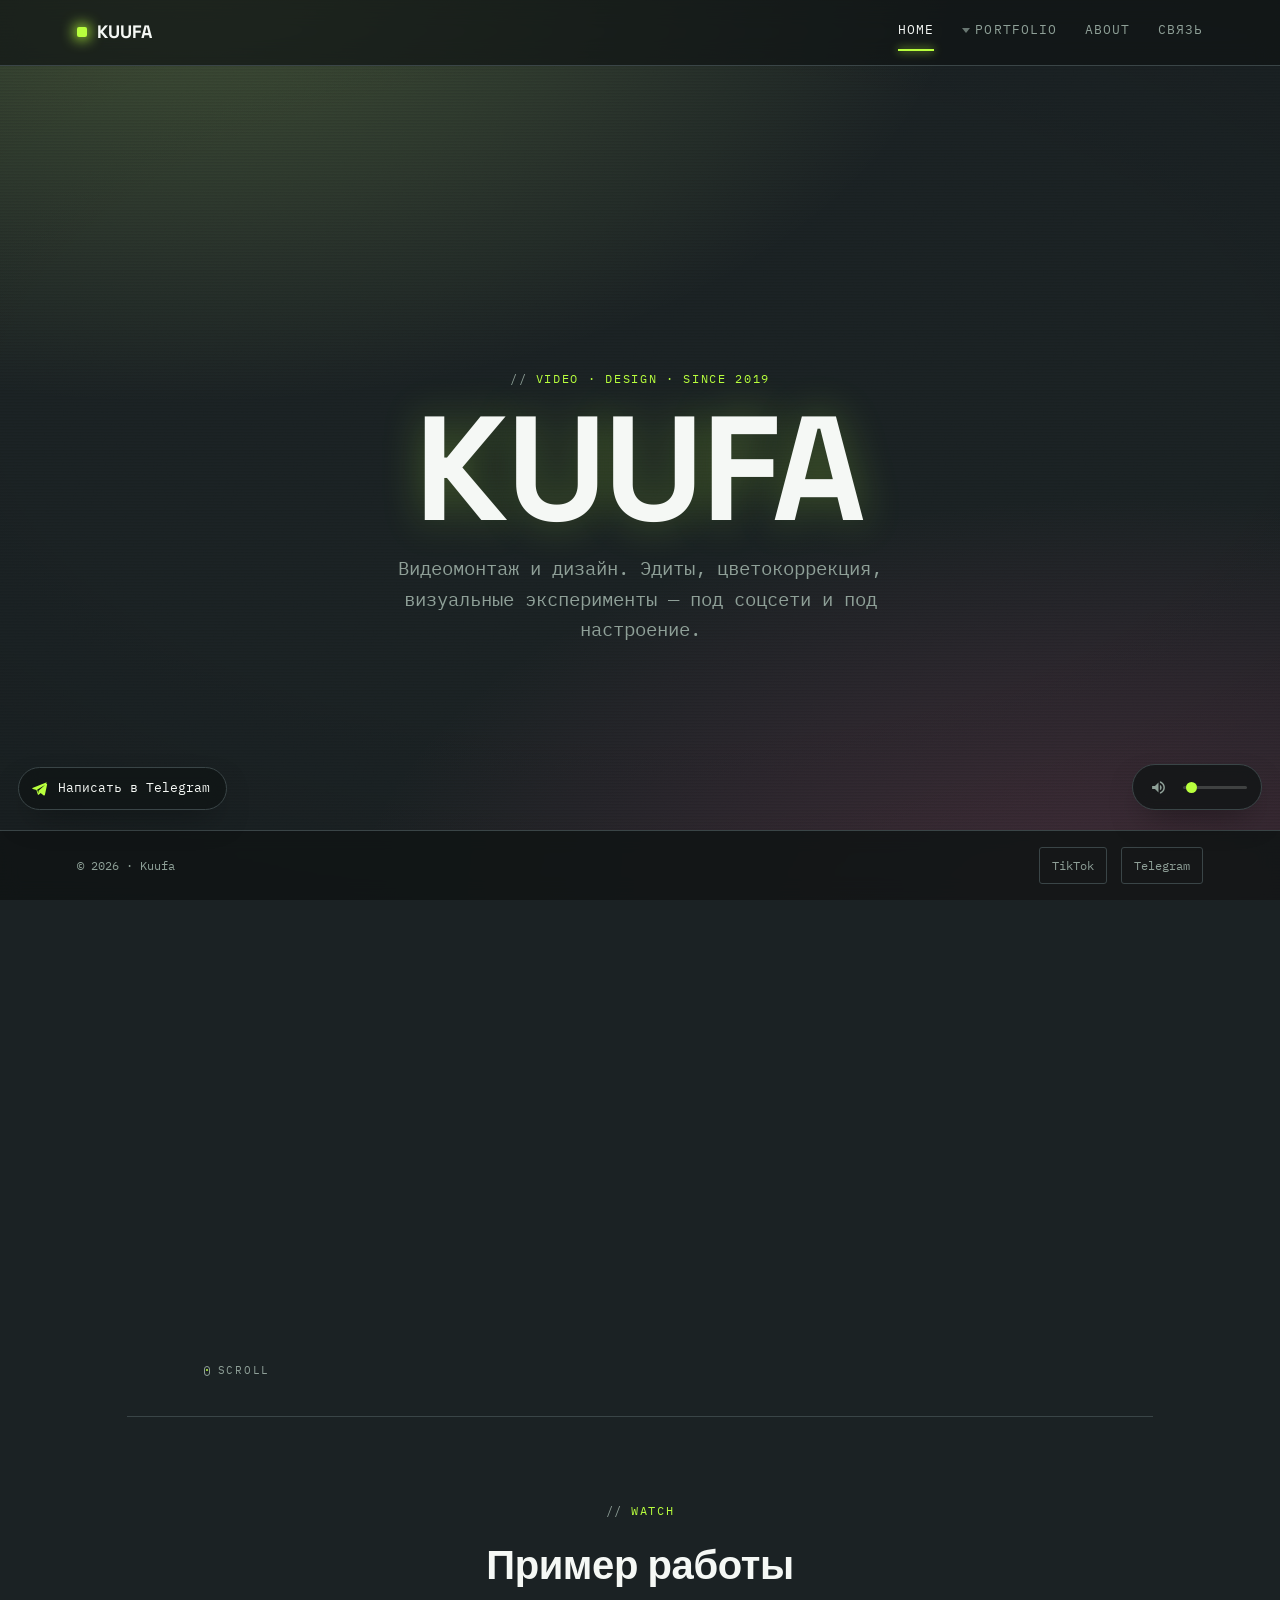
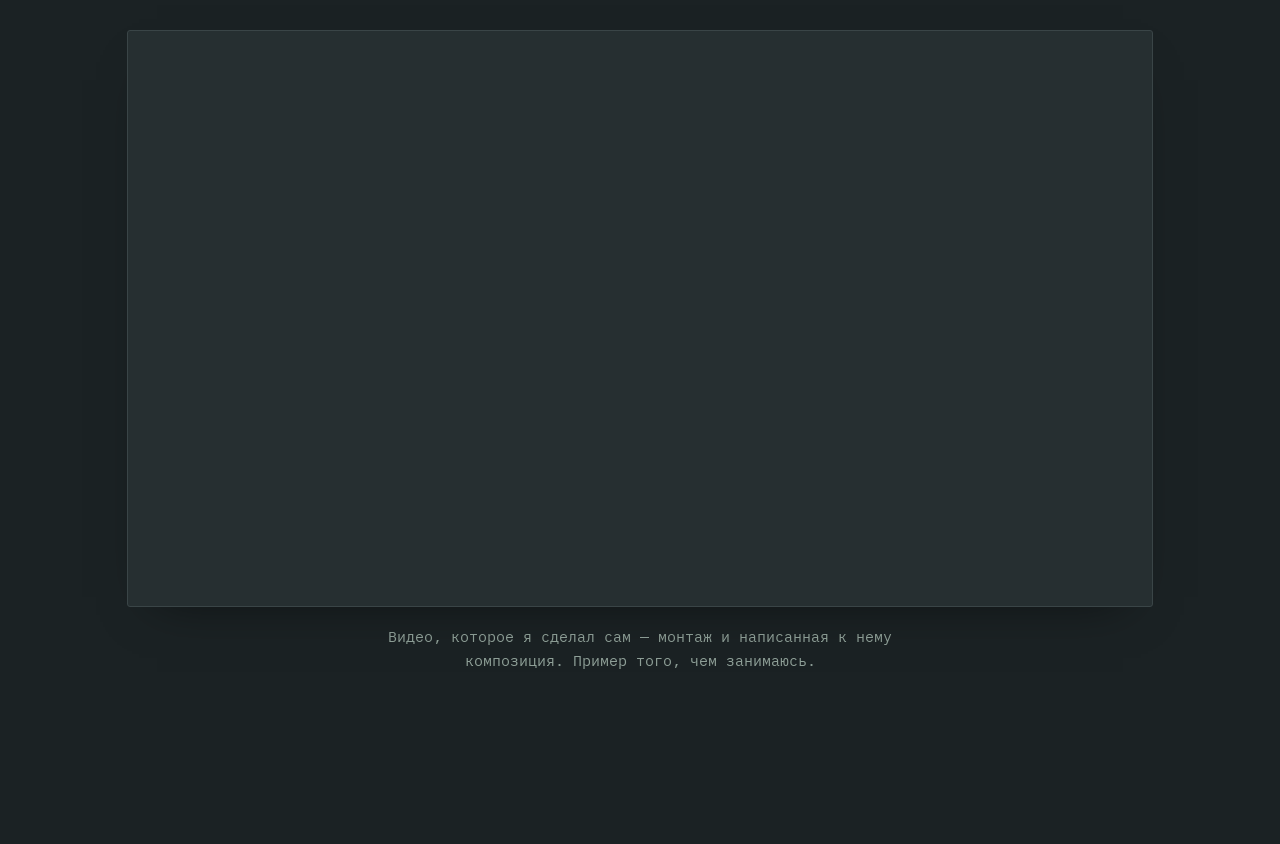
<file: index.html>
<!DOCTYPE html>
<html lang="ru">
<head>
<meta charset="UTF-8">
<meta name="viewport" content="width=device-width, initial-scale=1.0">
<meta name="theme-color" content="#1B2224">
<title>KUUFA — video / design</title>
<meta name="description" content="Евгений (Kuufa) — видеомонтаж и дизайн. Портфолио, обо мне, соцсети.">
<link rel="canonical" href="https://kuufamtndew.github.io/">

<link rel="icon" type="image/png" sizes="32x32" href="favicon-32x32.png">
<link rel="icon" type="image/png" sizes="16x16" href="favicon-16x16.png">
<link rel="apple-touch-icon" href="apple-touch-icon.png">

<meta property="og:type" content="website">
<meta property="og:site_name" content="KUUFA">
<meta property="og:title" content="KUUFA — video / design">
<meta property="og:description" content="Евгений (Kuufa) — видеомонтаж и дизайн. Портфолио, обо мне, соцсети.">
<meta property="og:image" content="https://kuufamtndew.github.io/images/og-image.png">
<meta property="og:image:width" content="1200">
<meta property="og:image:height" content="630">
<meta property="og:url" content="https://kuufamtndew.github.io/">
<meta property="og:locale" content="ru_RU">

<meta name="twitter:card" content="summary_large_image">
<meta name="twitter:title" content="KUUFA — video / design">
<meta name="twitter:description" content="Евгений (Kuufa) — видеомонтаж и дизайн. Портфолио, обо мне, соцсети.">
<meta name="twitter:image" content="https://kuufamtndew.github.io/images/og-image.png">

<!-- Google Search Console: replace CODE with the value Google gives you, then verify -->
<!-- <meta name="google-site-verification" content="CODE"> -->
<!-- Yandex Webmaster: replace CODE with the value Yandex gives you, then verify -->
<!-- <meta name="yandex-verification" content="CODE"> -->

<!-- Google Analytics (GA4) — uncomment and put your Measurement ID once you have it
<script async src="https://www.googletagmanager.com/gtag/js?id=G-XXXXXXXXXX"></script>
<script>
  window.dataLayer = window.dataLayer || [];
  function gtag(){dataLayer.push(arguments);}
  gtag('js', new Date());
  gtag('config', 'G-XXXXXXXXXX');
</script>
-->

<link rel="stylesheet" href="style.css">
</head>
<body data-page="home">

<div class="backdrop"></div>
<canvas id="fx" class="fx-canvas"></canvas>
<div class="grain"></div>
<div class="scanlines"></div>

<div class="rail rail--left" aria-hidden="true">
  <div class="rail__track">KUUFA — ВИДЕОМОНТАЖ / ДИЗАЙН — KUUFA — ВИДЕОМОНТАЖ / ДИЗАЙН — </div>
</div>
<div class="rail rail--right" aria-hidden="true">
  <div class="rail__track">TIKTOK / TELEGRAM — SINCE 2019 — TIKTOK / TELEGRAM — SINCE 2019 — </div>
</div>

<nav class="nav">
  <a href="index.html" class="nav__brand">
    <span class="nav__brand-mark"></span>
    KUUFA
  </a>
  <div class="nav__links">
    <a href="index.html" data-page="home">Home</a>
    <div class="nav__dropdown">
      <button type="button" class="nav__dropdown-trigger" aria-haspopup="true" aria-expanded="false"><span class="nav__dropdown-trigger-label">Portfolio</span></button>
      <div class="nav__dropdown-menu">
        <a href="portfolio.html" data-page="portfolio">Фото</a>
        <a href="video.html" data-page="video">Видео</a>
      </div>
    </div>
    <a href="about.html" data-page="about">About</a>
    <a href="contact.html" data-page="contact">Связь</a>
  </div>
</nav>

<main>
  <section class="hero-pin">
    <div class="hero-stage">

      <div class="scene scene-1">
        <div class="eyebrow">video · design · since 2019</div>
        <h1 class="hero__title glitch" data-text="KUUFA">KUUFA</h1>
        <p class="hero__tagline">Видеомонтаж и дизайн. Эдиты, цветокоррекция, визуальные эксперименты — под соцсети и под настроение.</p>
      </div>

      <div class="scene scene-2">
        <div class="hero__meta">
          <span class="chip">10 лет монтажа</span>
          <span class="chip">Sony Vegas Pro</span>
          <span class="chip">Photoshop</span>
        </div>
        <div class="hero__links">
          <a class="btn btn--solid" href="portfolio.html">Смотреть работы</a>
          <a class="btn btn--ghost" href="about.html">Обо мне</a>
        </div>
      </div>

    </div>
    <div class="scroll-hint"><span class="scroll-hint__dot"></span>scroll</div>
  </section>

  <section class="section">
    <div class="eyebrow">watch</div>
    <h2 class="section__title">Пример работы</h2>
    <div class="video-embed">
      <iframe
        src="https://www.youtube.com/embed/42uspePrb88"
        title="KUUFA — video"
        loading="lazy"
        allow="accelerometer; autoplay; clipboard-write; encrypted-media; gyroscope; picture-in-picture"
        allowfullscreen>
      </iframe>
    </div>
    <p class="lede" style="margin-top:18px; color:var(--muted); font-size:15px;">Видео, которое я сделал сам — монтаж и написанная к нему композиция. Пример того, чем занимаюсь.</p>
  </section>
</main>

<a class="float-tg" href="https://t.me/kuufabebra" target="_blank" rel="noopener" aria-label="Написать в Telegram">
  <svg viewBox="0 0 24 24"><path d="M21.05 3.16 2.7 10.36c-1.24.5-1.23 1.2-.23 1.5l4.7 1.47 1.8 5.6c.22.6.44.83.87.83.44 0 .63-.2.86-.4l2.06-2 4.28 3.16c.79.44 1.36.21 1.56-.73l2.82-13.3c.3-1.16-.44-1.68-1.4-1.3ZM8.2 13.05l9.2-5.8c.43-.27.83-.12.5.18l-7.8 7.05-.3 3.1-1.6-4.53Z"/></svg>
  <span class="float-tg__label">Написать в Telegram</span>
</a>

<footer>
  <span>© 2026 · Kuufa</span>
  <div class="footer__socials">
    <a href="https://www.tiktok.com/@kuufamtndew" target="_blank" rel="noopener">TikTok</a>
    <a href="https://t.me/mountaindewtown" target="_blank" rel="noopener">Telegram</a>
  </div>
</footer>

<script src="script.js"></script>
<script data-goatcounter="https://kuufa.goatcounter.com/count" async src="//gc.zgo.at/count.js"></script>
</body>
</html>
</file>
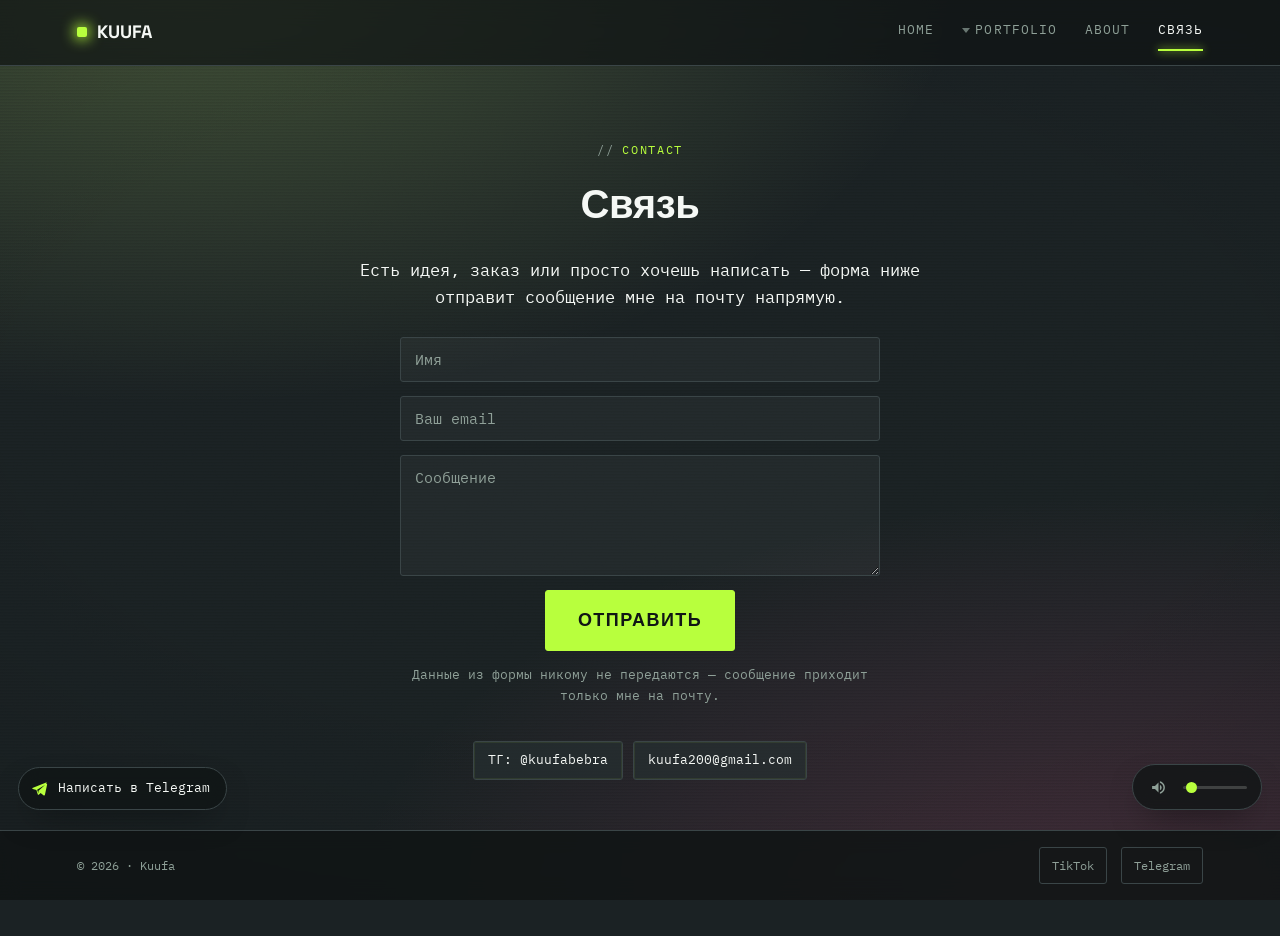
<file: contact.html>
<!DOCTYPE html>
<html lang="ru">
<head>
<meta charset="UTF-8">
<meta name="viewport" content="width=device-width, initial-scale=1.0">
<meta name="theme-color" content="#1B2224">
<title>Связь — KUUFA</title>
<meta name="description" content="Написать Евгению (Kuufa) напрямую — форма связи.">
<link rel="canonical" href="https://kuufamtndew.github.io/contact.html">

<link rel="icon" type="image/png" sizes="32x32" href="favicon-32x32.png">
<link rel="icon" type="image/png" sizes="16x16" href="favicon-16x16.png">
<link rel="apple-touch-icon" href="apple-touch-icon.png">

<meta property="og:type" content="website">
<meta property="og:site_name" content="KUUFA">
<meta property="og:title" content="Связь — KUUFA">
<meta property="og:description" content="Написать Евгению (Kuufa) напрямую — форма связи.">
<meta property="og:image" content="https://kuufamtndew.github.io/images/og-image.png">
<meta property="og:image:width" content="1200">
<meta property="og:image:height" content="630">
<meta property="og:url" content="https://kuufamtndew.github.io/contact.html">
<meta property="og:locale" content="ru_RU">

<meta name="twitter:card" content="summary_large_image">
<meta name="twitter:title" content="Связь — KUUFA">
<meta name="twitter:description" content="Написать Евгению (Kuufa) напрямую — форма связи.">
<meta name="twitter:image" content="https://kuufamtndew.github.io/images/og-image.png">

<!-- Google Search Console: replace CODE with the value Google gives you, then verify -->
<!-- <meta name="google-site-verification" content="CODE"> -->
<!-- Yandex Webmaster: replace CODE with the value Yandex gives you, then verify -->
<!-- <meta name="yandex-verification" content="CODE"> -->

<!-- Google Analytics (GA4) — uncomment and put your Measurement ID once you have it
<script async src="https://www.googletagmanager.com/gtag/js?id=G-XXXXXXXXXX"></script>
<script>
  window.dataLayer = window.dataLayer || [];
  function gtag(){dataLayer.push(arguments);}
  gtag('js', new Date());
  gtag('config', 'G-XXXXXXXXXX');
</script>
-->

<link rel="stylesheet" href="style.css">
</head>
<body data-page="contact">

<div class="backdrop"></div>
<canvas id="fx" class="fx-canvas"></canvas>
<div class="grain"></div>
<div class="scanlines"></div>

<div class="rail rail--left" aria-hidden="true">
  <div class="rail__track">KUUFA — ВИДЕОМОНТАЖ / ДИЗАЙН — KUUFA — ВИДЕОМОНТАЖ / ДИЗАЙН — </div>
</div>
<div class="rail rail--right" aria-hidden="true">
  <div class="rail__track">TIKTOK / TELEGRAM — SINCE 2019 — TIKTOK / TELEGRAM — SINCE 2019 — </div>
</div>

<nav class="nav">
  <a href="index.html" class="nav__brand">
    <span class="nav__brand-mark"></span>
    KUUFA
  </a>
  <div class="nav__links">
    <a href="index.html" data-page="home">Home</a>
    <div class="nav__dropdown">
      <button type="button" class="nav__dropdown-trigger" aria-haspopup="true" aria-expanded="false"><span class="nav__dropdown-trigger-label">Portfolio</span></button>
      <div class="nav__dropdown-menu">
        <a href="portfolio.html" data-page="portfolio">Фото</a>
        <a href="video.html" data-page="video">Видео</a>
      </div>
    </div>
    <a href="about.html" data-page="about">About</a>
    <a href="contact.html" data-page="contact">Связь</a>
  </div>
</nav>

<main>
  <section class="section" style="border-top:none; padding-top:70px;">
    <div class="eyebrow">contact</div>
    <h1 class="section__title">Связь</h1>
    <p class="lede">Есть идея, заказ или просто хочешь написать — форма ниже отправит сообщение мне на почту напрямую.</p>

    <form class="contact-form" action="https://formspree.io/f/xaqrjzaj" method="POST">
      <input type="text" name="name" placeholder="Имя" required>
      <input type="email" name="email" placeholder="Ваш email" required>
      <textarea name="message" placeholder="Сообщение" rows="5" required></textarea>
      <input type="text" name="_gotcha" style="display:none" tabindex="-1" autocomplete="off">
      <button type="submit" class="btn btn--solid">Отправить</button>
    </form>
    <p class="contact-form__privacy">Данные из формы никому не передаются — сообщение приходит только мне на почту.</p>
    <p class="contact-form__note" id="contact-note" hidden>Сообщение отправлено — спасибо, отвечу в ближайшее время.</p>

    <div class="tool-list" style="margin-top:34px;">
      <a class="chip" href="https://t.me/kuufabebra" target="_blank" rel="noopener" style="text-decoration:none;">ТГ: @kuufabebra</a>
      <a class="chip" href="mailto:kuufa200@gmail.com" style="text-decoration:none;">kuufa200@gmail.com</a>
    </div>
  </section>
</main>

<a class="float-tg" href="https://t.me/kuufabebra" target="_blank" rel="noopener" aria-label="Написать в Telegram">
  <svg viewBox="0 0 24 24"><path d="M21.05 3.16 2.7 10.36c-1.24.5-1.23 1.2-.23 1.5l4.7 1.47 1.8 5.6c.22.6.44.83.87.83.44 0 .63-.2.86-.4l2.06-2 4.28 3.16c.79.44 1.36.21 1.56-.73l2.82-13.3c.3-1.16-.44-1.68-1.4-1.3ZM8.2 13.05l9.2-5.8c.43-.27.83-.12.5.18l-7.8 7.05-.3 3.1-1.6-4.53Z"/></svg>
  <span class="float-tg__label">Написать в Telegram</span>
</a>

<footer>
  <span>© 2026 · Kuufa</span>
  <div class="footer__socials">
    <a href="https://www.tiktok.com/@kuufamtndew" target="_blank" rel="noopener">TikTok</a>
    <a href="https://t.me/mountaindewtown" target="_blank" rel="noopener">Telegram</a>
  </div>
</footer>

<script src="script.js"></script>
<script data-goatcounter="https://kuufa.goatcounter.com/count" async src="//gc.zgo.at/count.js"></script>
<script>
  const contactForm = document.querySelector('.contact-form');
  if (contactForm) {
    contactForm.addEventListener('submit', async (e) => {
      e.preventDefault();
      const data = new FormData(contactForm);
      const submitBtn = contactForm.querySelector('button[type="submit"]');
      submitBtn.disabled = true;
      submitBtn.textContent = 'Отправка...';
      try {
        const res = await fetch(contactForm.action, {
          method: 'POST',
          body: data,
          headers: { 'Accept': 'application/json' }
        });
        if (res.ok) {
          contactForm.reset();
          contactForm.hidden = true;
          document.getElementById('contact-note').hidden = false;
        } else {
          submitBtn.disabled = false;
          submitBtn.textContent = 'Отправить';
          alert('Не получилось отправить, попробуй ещё раз или напиши в Telegram.');
        }
      } catch (err) {
        submitBtn.disabled = false;
        submitBtn.textContent = 'Отправить';
        alert('Не получилось отправить, попробуй ещё раз или напиши в Telegram.');
      }
    });
  }
</script>
</body>
</html>
</file>
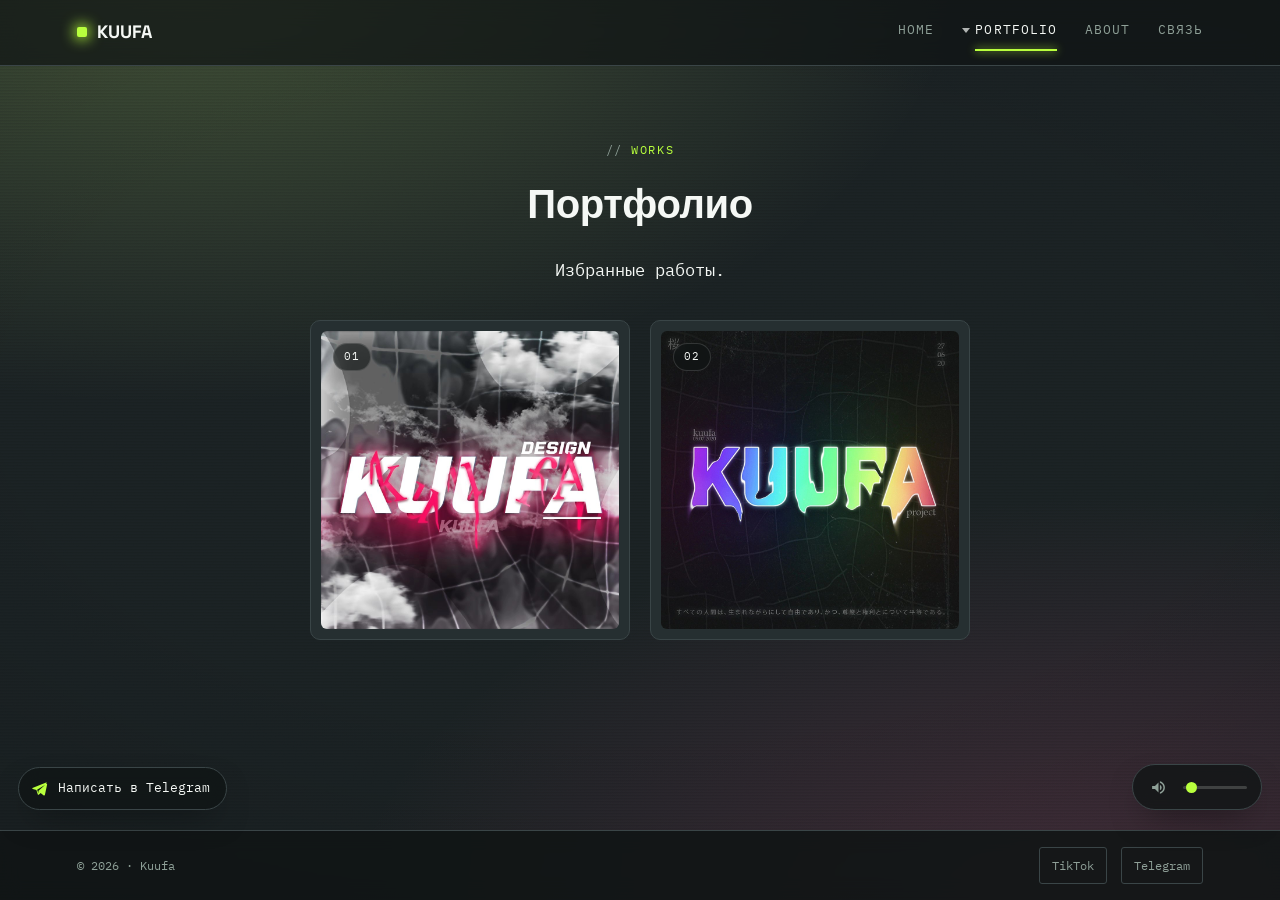
<file: portfolio.html>
<!DOCTYPE html>
<html lang="ru">
<head>
<meta charset="UTF-8">
<meta name="viewport" content="width=device-width, initial-scale=1.0">
<meta name="theme-color" content="#1B2224">
<title>Portfolio — KUUFA</title>
<meta name="description" content="Работы Kuufa: видеомонтаж и дизайн.">
<link rel="canonical" href="https://kuufamtndew.github.io/portfolio.html">

<link rel="icon" type="image/png" sizes="32x32" href="favicon-32x32.png">
<link rel="icon" type="image/png" sizes="16x16" href="favicon-16x16.png">
<link rel="apple-touch-icon" href="apple-touch-icon.png">

<meta property="og:type" content="website">
<meta property="og:site_name" content="KUUFA">
<meta property="og:title" content="Portfolio — KUUFA">
<meta property="og:description" content="Работы Kuufa: видеомонтаж и дизайн.">
<meta property="og:image" content="https://kuufamtndew.github.io/images/og-image.png">
<meta property="og:image:width" content="1200">
<meta property="og:image:height" content="630">
<meta property="og:url" content="https://kuufamtndew.github.io/portfolio.html">
<meta property="og:locale" content="ru_RU">

<meta name="twitter:card" content="summary_large_image">
<meta name="twitter:title" content="Portfolio — KUUFA">
<meta name="twitter:description" content="Работы Kuufa: видеомонтаж и дизайн.">
<meta name="twitter:image" content="https://kuufamtndew.github.io/images/og-image.png">

<!-- Google Search Console: replace CODE with the value Google gives you, then verify -->
<!-- <meta name="google-site-verification" content="CODE"> -->
<!-- Yandex Webmaster: replace CODE with the value Yandex gives you, then verify -->
<!-- <meta name="yandex-verification" content="CODE"> -->

<!-- Google Analytics (GA4) — uncomment and put your Measurement ID once you have it
<script async src="https://www.googletagmanager.com/gtag/js?id=G-XXXXXXXXXX"></script>
<script>
  window.dataLayer = window.dataLayer || [];
  function gtag(){dataLayer.push(arguments);}
  gtag('js', new Date());
  gtag('config', 'G-XXXXXXXXXX');
</script>
-->

<link rel="stylesheet" href="style.css">
</head>
<body data-page="portfolio">

<div class="backdrop"></div>
<canvas id="fx" class="fx-canvas"></canvas>
<div class="grain"></div>
<div class="scanlines"></div>

<div class="rail rail--left" aria-hidden="true">
  <div class="rail__track">KUUFA — ВИДЕОМОНТАЖ / ДИЗАЙН — KUUFA — ВИДЕОМОНТАЖ / ДИЗАЙН — </div>
</div>
<div class="rail rail--right" aria-hidden="true">
  <div class="rail__track">TIKTOK / TELEGRAM — SINCE 2019 — TIKTOK / TELEGRAM — SINCE 2019 — </div>
</div>

<nav class="nav">
  <a href="index.html" class="nav__brand">
    <span class="nav__brand-mark"></span>
    KUUFA
  </a>
  <div class="nav__links">
    <a href="index.html" data-page="home">Home</a>
    <div class="nav__dropdown">
      <button type="button" class="nav__dropdown-trigger" aria-haspopup="true" aria-expanded="false"><span class="nav__dropdown-trigger-label">Portfolio</span></button>
      <div class="nav__dropdown-menu">
        <a href="portfolio.html" data-page="portfolio">Фото</a>
        <a href="video.html" data-page="video">Видео</a>
      </div>
    </div>
    <a href="about.html" data-page="about">About</a>
    <a href="contact.html" data-page="contact">Связь</a>
  </div>
</nav>

<main>
  <section class="section" style="border-top:none; padding-top:70px;">
    <div class="eyebrow">works</div>
    <h1 class="section__title">Портфолио</h1>
    <p class="lede">Избранные работы.</p>

    <div class="grid">
      <div class="card card--photo">
        <div class="card__thumb-frame">
          <span class="card__index">01</span>
          <img class="card__thumb-img" src="images/project1.jpg" alt="" loading="lazy">
        </div>
      </div>
      <div class="card card--photo">
        <div class="card__thumb-frame">
          <span class="card__index">02</span>
          <img class="card__thumb-img" src="images/project2.jpg" alt="" loading="lazy">
        </div>
      </div>
    </div>
  </section>
</main>

<a class="float-tg" href="https://t.me/kuufabebra" target="_blank" rel="noopener" aria-label="Написать в Telegram">
  <svg viewBox="0 0 24 24"><path d="M21.05 3.16 2.7 10.36c-1.24.5-1.23 1.2-.23 1.5l4.7 1.47 1.8 5.6c.22.6.44.83.87.83.44 0 .63-.2.86-.4l2.06-2 4.28 3.16c.79.44 1.36.21 1.56-.73l2.82-13.3c.3-1.16-.44-1.68-1.4-1.3ZM8.2 13.05l9.2-5.8c.43-.27.83-.12.5.18l-7.8 7.05-.3 3.1-1.6-4.53Z"/></svg>
  <span class="float-tg__label">Написать в Telegram</span>
</a>

<footer>
  <span>© 2026 · Kuufa</span>
  <div class="footer__socials">
    <a href="https://www.tiktok.com/@kuufamtndew" target="_blank" rel="noopener">TikTok</a>
    <a href="https://t.me/mountaindewtown" target="_blank" rel="noopener">Telegram</a>
  </div>
</footer>

<script src="script.js"></script>
<script data-goatcounter="https://kuufa.goatcounter.com/count" async src="//gc.zgo.at/count.js"></script>
</body>
</html>
</file>
<file: style.css>
/* =========================================================
   KUUFA — design tokens
   bg-base   #1B2224   deep charcoal-teal
   bg-deep   #101515   near-black (nav / footer)
   bg-card   #262F31   panel surface
   accent    #B8FF3D   mtn-dew neon green
   glitch    #FF3B8D   magenta glitch accent
   text      #F5F8F5   primary text
   muted     #8FA098   secondary text
   Display   'Space Grotesk'   Body/UI  'IBM Plex Mono'
   ========================================================= */

@import url('https://fonts.googleapis.com/css2?family=Space+Grotesk:wght@500;700&family=IBM+Plex+Mono:wght@400;500;600&display=swap');

:root{
  --bg-base:#1B2224;
  --bg-deep:#101515;
  --bg-card:#262F31;
  --accent:#B8FF3D;
  --glitch:#FF3B8D;
  --purple:#9D4EDD;
  --text:#F5F8F5;
  --muted:#8FA098;
  --border:#3A4547;
  --radius:3px;
  --mx:50%;
  --my:40%;
  --scroll-thumb:rgba(184,255,61,0.55);
  --scroll-thumb-hover:#B8FF3D;
  --scroll-thumb-glow:rgba(184,255,61,0.4);
}

*{ box-sizing:border-box; }

html{ scroll-behavior:smooth; }

/* ---------- custom scrollbar — dark track, thumb shifts green → purple as you scroll down ---------- */
html{
  scrollbar-width:thin;
  scrollbar-color:var(--scroll-thumb-hover) var(--bg-deep);
}
::-webkit-scrollbar{
  width:10px;
  height:10px;
}
::-webkit-scrollbar-track{
  background:var(--bg-deep);
  border-left:1px solid var(--border);
}
::-webkit-scrollbar-thumb{
  background-color:var(--scroll-thumb);
  background-clip:padding-box;
  border:2px solid var(--bg-deep);
  border-radius:5px;
  transition:background-color .25s ease;
}
::-webkit-scrollbar-thumb:hover{
  background-color:var(--scroll-thumb-hover);
  box-shadow:0 0 10px var(--scroll-thumb-glow);
}
::-webkit-scrollbar-corner{
  background:var(--bg-deep);
}

body{
  margin:0;
  background:var(--bg-base);
  color:var(--text);
  font-family:'IBM Plex Mono', monospace;
  font-size:16px;
  line-height:1.6;
  min-height:100vh;
  overflow-x:hidden;
}

h1,h2,h3{
  font-family:'Space Grotesk', sans-serif;
  margin:0;
  letter-spacing:-0.01em;
}

a{ color:inherit; text-decoration:none; }

/* ---------- static backdrop (no blur/animation — kept cheap for FPS) ---------- */
.backdrop{
  position:fixed;
  inset:0;
  z-index:-5;
  background:
    radial-gradient(ellipse 85% 68% at 14% -4%, rgba(195,238,121,0.24), transparent 72%),
    radial-gradient(ellipse 85% 68% at 88% 104%, rgba(204,86,135,0.24), transparent 72%),
    radial-gradient(ellipse 100% 75% at 50% 45%, transparent 45%, rgba(0,0,0,0.14) 100%),
    var(--bg-base);
}

/* particle-trail canvas, driven by script.js */
.fx-canvas{
  position:fixed;
  inset:0;
  z-index:-3;
  pointer-events:none;
  width:100%;
  height:100%;
}

/* film grain texture for extra depth */
.grain{
  position:fixed;
  inset:0;
  z-index:-2;
  pointer-events:none;
  opacity:0.05;
  mix-blend-mode:overlay;
  background-image:url("data:image/svg+xml,%3Csvg xmlns='http://www.w3.org/2000/svg' width='140' height='140'%3E%3Cfilter id='n'%3E%3CfeTurbulence type='fractalNoise' baseFrequency='0.9' numOctaves='2' stitchTiles='stitch'/%3E%3C/filter%3E%3Crect width='100%25' height='100%25' filter='url(%23n)'/%3E%3C/svg%3E");
}

/* faint scanlines for the VHS/glitch feel */
.scanlines{
  position:fixed;
  inset:0;
  z-index:-1;
  pointer-events:none;
  background:repeating-linear-gradient(
    to bottom,
    rgba(0,0,0,0.14) 0px,
    rgba(0,0,0,0.14) 1px,
    transparent 2px,
    transparent 3px
  );
  mix-blend-mode:overlay;
  opacity:0.55;
}

/* ---------- nav ---------- */
.nav{
  position:sticky;
  top:0;
  z-index:20;
  display:flex;
  align-items:center;
  justify-content:space-between;
  padding:18px 6vw;
  background:rgba(16,21,21,0.7);
  backdrop-filter:blur(12px);
  border-bottom:1px solid var(--border);
}
.nav__brand{
  display:flex;
  align-items:center;
  gap:10px;
  font-family:'Space Grotesk', sans-serif;
  font-weight:700;
  font-size:18px;
}
.nav__brand-mark{
  width:10px;
  height:10px;
  background:var(--accent);
  border-radius:2px;
  box-shadow:0 0 14px 2px var(--accent);
  animation:pulseMark 2.4s ease-in-out infinite;
}
@keyframes pulseMark{
  0%,100%{ box-shadow:0 0 8px 1px var(--accent); }
  50%{ box-shadow:0 0 18px 4px var(--accent); }
}
.nav__links{
  display:flex;
  gap:28px;
  font-size:13px;
  text-transform:uppercase;
  letter-spacing:0.08em;
}
.nav__links a{
  color:var(--muted);
  position:relative;
  padding-bottom:4px;
  transition:color .2s ease;
}
.nav__links a:hover,
.nav__links a[aria-current="page"]{ color:var(--text); }
.nav__links a[aria-current="page"]::after{
  content:"";
  position:absolute;
  left:0; right:0; bottom:-6px;
  height:2px;
  background:var(--accent);
  box-shadow:0 0 8px var(--accent);
}

/* ---------- nav dropdown (Portfolio: Фото / Видео) ---------- */
.nav__dropdown{
  position:relative;
}
.nav__dropdown-trigger{
  background:none;
  border:none;
  padding:0 0 4px;
  margin:0;
  font:inherit;
  text-transform:uppercase;
  letter-spacing:0.08em;
  color:var(--muted);
  cursor:pointer;
  position:relative;
  transition:color .2s ease;
  display:flex;
  align-items:center;
  gap:5px;
}
.nav__dropdown-trigger::before{
  content:"";
  width:0; height:0;
  border-left:4px solid transparent;
  border-right:4px solid transparent;
  border-top:5px solid currentColor;
  opacity:0.7;
  transition:transform .2s ease;
}
.nav__dropdown-trigger:hover{ color:var(--text); }
.nav__dropdown.is-open .nav__dropdown-trigger{ color:var(--text); }
.nav__dropdown.is-open .nav__dropdown-trigger::before{ transform:rotate(180deg); }
.nav__dropdown-trigger.is-active{ color:var(--text); }
.nav__dropdown-trigger-label{ position:relative; }
.nav__dropdown-trigger.is-active .nav__dropdown-trigger-label::after{
  content:"";
  position:absolute;
  left:0; right:0; bottom:-10px;
  height:2px;
  background:var(--accent);
  box-shadow:0 0 8px var(--accent);
}
.nav__dropdown-menu{
  position:absolute;
  top:calc(100% + 14px);
  left:0;
  min-width:140px;
  background:var(--bg-card);
  border:1px solid var(--border);
  border-radius:var(--radius);
  padding:8px;
  display:flex;
  flex-direction:column;
  gap:2px;
  opacity:0;
  transform:translateY(-6px);
  pointer-events:none;
  transition:opacity .18s ease, transform .18s ease;
  box-shadow:0 20px 40px -18px rgba(0,0,0,0.65);
  z-index:30;
}
.nav__dropdown.is-open .nav__dropdown-menu{
  opacity:1;
  transform:translateY(0);
  pointer-events:auto;
}
.nav__dropdown-menu a{
  padding:8px 10px;
  border-radius:2px;
  color:var(--muted);
  text-transform:none;
  letter-spacing:normal;
  font-size:13px;
  transition:background .15s ease, color .15s ease;
}
.nav__dropdown-menu a:hover,
.nav__dropdown-menu a[aria-current="page"]{
  color:var(--text);
  background:rgba(255,255,255,0.05);
}
.nav__dropdown-menu a::after{ display:none; }

/* ---------- layout shell ---------- */
main{
  max-width:1180px;
  margin:0 auto;
  padding:0 6vw 76px; /* clears the fixed footer */
  text-align:center;
}

/* decorative vertical rails — fill the empty gutters on wide screens */
.rail{
  display:none;
  position:fixed;
  top:0;
  bottom:0;
  width:46px;
  align-items:center;
  justify-content:center;
  z-index:1;
  pointer-events:none;
  overflow:hidden;
}
.rail--left{ left:14px; }
.rail--right{ right:14px; }
.rail::before{
  content:"";
  position:absolute;
  left:50%;
  top:60px;
  bottom:80px;
  width:1px;
  background:var(--border);
}
.rail__track{
  writing-mode:vertical-rl;
  font-size:11px;
  letter-spacing:0.28em;
  color:var(--muted);
  text-transform:uppercase;
  white-space:nowrap;
  animation:railScroll 150s linear infinite;
}
/* left rail: rotated 180deg so the glyphs face the opposite end (feet
   toward the page, not head) — the same rotation also flips the visual
   scroll direction to top -> bottom, opposite the right rail */
.rail--left .rail__track{
  animation-name:railScrollFlipped;
}
@keyframes railScroll{
  0%{ transform:translateY(0%); }
  100%{ transform:translateY(-50%); }
}
@keyframes railScrollFlipped{
  0%{ transform:rotate(180deg) translateY(0%); }
  100%{ transform:rotate(180deg) translateY(-50%); }
}
@media (min-width:1400px){
  .rail{ display:flex; }
}

.eyebrow{
  display:inline-flex;
  align-items:center;
  gap:8px;
  font-size:12px;
  color:var(--accent);
  text-transform:uppercase;
  letter-spacing:0.14em;
  margin-bottom:14px;
}
.eyebrow::before{ content:"//"; color:var(--muted); }

/* ---------- video embed ---------- */
.video-embed{
  margin-top:32px;
  position:relative;
  width:100%;
  aspect-ratio:16/9;
  border:1px solid var(--border);
  border-radius:var(--radius);
  overflow:hidden;
  background:var(--bg-card);
  box-shadow:0 20px 50px -30px rgba(0,0,0,0.6);
  transition:border-color .2s ease, box-shadow .2s ease;
}
.video-embed:hover{
  border-color:var(--accent);
}
.video-embed iframe{
  position:absolute;
  inset:0;
  width:100%;
  height:100%;
  border:0;
}

/* ---------- pinned two-scene hero ---------- */
.hero-pin{
  position:relative;
  height:150vh; /* shorter = faster scroll through the crossfade */
}
.hero-stage{
  position:sticky;
  top:0;
  height:100vh;
  overflow:hidden;
}
.scene{
  position:absolute;
  top:50%;
  left:0;
  right:0;
  transform:translateY(-50%);
  display:flex;
  flex-direction:column;
  align-items:center;
  will-change:opacity, transform;
}
.scene-2{ opacity:0; }

.hero__title{
  font-size:clamp(56px, 13vw, 148px);
  font-weight:700;
  line-height:0.9;
  position:relative;
  color:var(--text);
  text-shadow:0 0 40px rgba(184,255,61,0.25);
}
/* glitch effect: runs continuously, forever, at a slow/calm pace.
   Hover speeds it up briefly for a bit of extra punch. */
.glitch{
  position:relative;
  display:inline-block;
}
.glitch::before,
.glitch::after{
  content:attr(data-text);
  position:absolute;
  top:0; left:0;
  width:100%;
  overflow:hidden;
  opacity:0;
}
.glitch::before{ color:var(--glitch); animation:glitchLoopA 7s ease-in-out infinite; }
.glitch::after{ color:var(--accent); animation:glitchLoopB 7s ease-in-out infinite; }
.glitch:hover::before{ animation-duration:1.4s; }
.glitch:hover::after{ animation-duration:1.4s; }

@keyframes glitchLoopA{
  0%, 88%{ opacity:0; clip-path:inset(0 0 100% 0); transform:translate(0,0); }
  90%{ opacity:0.8; clip-path:inset(10% 0 60% 0); transform:translate(-3px,-1px); }
  92.5%{ opacity:0.8; clip-path:inset(55% 0 15% 0); transform:translate(3px,1px); }
  95%{ opacity:0.8; clip-path:inset(20% 0 50% 0); transform:translate(-2px,2px); }
  97%, 100%{ opacity:0; clip-path:inset(0 0 100% 0); transform:translate(0,0); }
}
@keyframes glitchLoopB{
  0%, 89%{ opacity:0; clip-path:inset(100% 0 0 0); transform:translate(0,0); }
  91%{ opacity:0.8; clip-path:inset(60% 0 10% 0); transform:translate(3px,1px); }
  93.5%{ opacity:0.8; clip-path:inset(15% 0 55% 0); transform:translate(-3px,-1px); }
  96%{ opacity:0.8; clip-path:inset(50% 0 20% 0); transform:translate(2px,-2px); }
  98%, 100%{ opacity:0; clip-path:inset(100% 0 0 0); transform:translate(0,0); }
}

.hero__tagline{
  margin-top:18px;
  font-size:19px;
  color:var(--muted);
  max-width:44ch;
}
.hero__meta{
  display:flex;
  flex-wrap:wrap;
  gap:10px;
  justify-content:center;
}
.chip{
  font-size:13px;
  padding:8px 14px;
  border:1px solid var(--border);
  border-radius:var(--radius);
  color:var(--text);
  background:rgba(38,47,49,0.7);
  box-shadow:inset 0 0 0 1px rgba(184,255,61,0.08);
}

.hero__links{
  display:flex;
  flex-wrap:wrap;
  gap:18px;
  margin-top:40px;
  justify-content:center;
}
.scene-2 .hero__links{ margin-top:34px; }

/* buttons — sized up ~30% over the original spec (20% + a further 10%) */
.btn{
  display:inline-flex;
  align-items:center;
  gap:9px;
  padding:19px 32px;
  border-radius:var(--radius);
  font-size:18px;
  text-transform:uppercase;
  letter-spacing:0.08em;
  border:1px solid var(--border);
  transition:border-color .2s ease, transform .2s ease, background .2s ease, box-shadow .2s ease;
}
.btn--solid{
  background:var(--accent);
  color:var(--bg-deep);
  border-color:var(--accent);
  font-weight:700;
  box-shadow:0 0 0 0 rgba(184,255,61,0.5);
}
.btn:hover{ transform:translateY(-3px); }
.btn--solid:hover{ background:#c8ff66; box-shadow:0 10px 30px -6px rgba(184,255,61,0.55); }
.btn--ghost:hover{ border-color:var(--accent); color:var(--accent); box-shadow:0 10px 24px -10px rgba(184,255,61,0.35); }

.scroll-hint{
  position:absolute;
  left:6vw;
  bottom:36px;
  display:flex;
  align-items:center;
  gap:8px;
  font-size:11px;
  letter-spacing:0.16em;
  text-transform:uppercase;
  color:var(--muted);
  opacity:1;
  transition:opacity .3s ease;
}
.scroll-hint__dot{
  width:6px; height:10px;
  border:1px solid var(--muted);
  border-radius:4px;
  position:relative;
}
.scroll-hint__dot::after{
  content:"";
  position:absolute;
  top:2px; left:50%;
  width:2px; height:2px;
  background:var(--accent);
  border-radius:50%;
  transform:translateX(-50%);
  animation:scrollDot 1.6s ease-in-out infinite;
}
@keyframes scrollDot{
  0%{ top:2px; opacity:1; }
  70%{ opacity:0; }
  100%{ top:6px; opacity:0; }
}

/* ---------- section ---------- */
.section{
  padding:80px 0;
  border-top:1px solid var(--border);
}
.section__title{
  font-size:clamp(28px,4vw,40px);
  margin-bottom:20px;
}
.lede{
  color:var(--text);
  max-width:60ch;
  font-size:17px;
  margin-left:auto;
  margin-right:auto;
}
.lede + .lede{ margin-top:14px; }

.quote-block{
  margin:32px auto 0;
  max-width:640px;
  padding:20px 24px;
  border-top:2px solid var(--accent);
  color:var(--muted);
  font-style:normal;
  font-size:15px;
  text-align:center;
  background:radial-gradient(ellipse 80% 100% at 50% 0%, rgba(184,255,61,0.06), transparent 70%);
}

/* ---------- about page specifics ---------- */
.stat-row{
  display:grid;
  grid-template-columns:repeat(auto-fit, minmax(150px,1fr));
  gap:1px;
  background:var(--border);
  border:1px solid var(--border);
  margin-top:40px;
  justify-content:center;
}
.stat{
  background:var(--bg-card);
  padding:22px;
  transition:background .2s ease;
}
.stat:hover{ background:#2e3a3c; }
.stat__num{
  font-family:'Space Grotesk', sans-serif;
  font-size:34px;
  font-weight:700;
  color:var(--accent);
  text-shadow:0 0 18px rgba(184,255,61,0.35);
}
.stat__label{
  margin-top:6px;
  font-size:12px;
  color:var(--muted);
  text-transform:uppercase;
  letter-spacing:0.06em;
}

.tool-list{
  margin-top:36px;
  display:flex;
  flex-wrap:wrap;
  gap:10px;
  justify-content:center;
}

/* ---------- portfolio grid ---------- */
.grid{
  margin-top:36px;
  display:grid;
  grid-template-columns:repeat(auto-fit, minmax(260px,320px));
  gap:20px;
  justify-content:center;
}
.card{
  background:var(--bg-card);
  border:1px solid var(--border);
  border-radius:var(--radius);
  overflow:hidden;
  transition:border-color .2s ease, transform .2s ease, box-shadow .2s ease;
}
.card:hover{
  border-color:var(--accent);
  transform:translateY(-6px);
  box-shadow:0 16px 40px -20px rgba(184,255,61,0.4);
}
.card__thumb{
  aspect-ratio:16/10;
  background:
    linear-gradient(135deg, rgba(184,255,61,0.18), rgba(255,59,141,0.18)),
    repeating-linear-gradient(45deg, #262F31 0 10px, #232b2c 10px 20px);
  display:flex;
  align-items:center;
  justify-content:center;
  color:var(--muted);
  font-size:12px;
  text-transform:uppercase;
  letter-spacing:0.08em;
}
.card__body{ padding:18px; }

/* photo-only cards (real images, no captions) — framed, numbered, subtle zoom on hover */
.card--photo{
  padding:10px;
  border-radius:10px;
}
.card--photo:hover{
  transform:translateY(-6px) scale(1.01);
}
.card__thumb-frame{
  position:relative;
  overflow:hidden;
  border-radius:6px;
  aspect-ratio:1/1;
}
.card__thumb-img{
  display:block;
  width:100%;
  height:100%;
  object-fit:cover;
  transition:transform .5s ease;
}
.card--photo:hover .card__thumb-img{
  transform:scale(1.06);
}
.card__index{
  position:absolute;
  top:12px;
  left:12px;
  font-family:'IBM Plex Mono', monospace;
  font-size:11px;
  letter-spacing:0.08em;
  color:var(--text);
  background:rgba(16,21,21,0.6);
  backdrop-filter:blur(6px);
  border:1px solid rgba(255,255,255,0.14);
  border-radius:20px;
  padding:4px 10px;
}
.card__title{
  font-family:'Space Grotesk', sans-serif;
  font-weight:700;
  font-size:18px;
}
.card__role{
  margin-top:4px;
  font-size:12px;
  color:var(--accent);
  text-transform:uppercase;
  letter-spacing:0.06em;
}
.card__desc{
  margin-top:10px;
  font-size:14px;
  color:var(--muted);
}

/* ---------- video gallery page ---------- */
.video-list{
  display:flex;
  flex-direction:column;
  gap:30px;
  margin-top:30px;
}
.video-list__item{
  position:relative;
  display:flex;
  align-items:center;
  justify-content:center;
}
.video-item__label{
  display:flex;
  align-items:baseline;
  gap:10px;
  margin-bottom:10px;
  font-family:'Space Grotesk', sans-serif;
  font-size:13px;
  letter-spacing:0.06em;
  text-transform:uppercase;
  color:var(--muted);
}
.video-item__label span{ color:var(--accent); }

/* ---------- custom HTML5 video player (own hosting, no third-party branding) ---------- */
.vplayer{
  position:relative;
  width:100%;
  max-width:420px;
  margin:0 auto;
  aspect-ratio:9/16; /* sensible default for phone-shot vertical clips — overridden per-video via JS once real dimensions are known */
  background:#000;
  border:1px solid var(--border);
  border-radius:12px;
  overflow:hidden;
  box-shadow:inset 0 0 0 1px rgba(184,255,61,0.06), 0 24px 60px -24px rgba(0,0,0,0.7);
  transition:transform .45s cubic-bezier(.22,.85,.3,1), box-shadow .35s ease, border-color .25s ease, aspect-ratio .45s ease, max-width .45s ease;
}
.vplayer:hover{
  border-color:rgba(184,255,61,0.35);
  box-shadow:inset 0 0 0 1px rgba(184,255,61,0.1), 0 24px 60px -20px rgba(184,255,61,0.18);
}
/* "focus zoom" — kicks in on play, lifts the clip above the rest of the
   page; clicking anywhere outside it shrinks it back down but playback
   is left completely alone (see initVideoZoom in script.js) */
.vplayer.is-zoomed{
  z-index:30;
  transform:scale(1.21);
  border-color:rgba(184,255,61,0.5);
  box-shadow:inset 0 0 0 1px rgba(184,255,61,0.14), 0 34px 80px -20px rgba(0,0,0,0.8), 0 0 0 1px rgba(184,255,61,0.2);
}
/* dims the rest of the page while a clip is zoomed in — click it (or
   anywhere else outside the clip) to shrink the video back down */
.zoom-backdrop{
  position:fixed;
  inset:0;
  z-index:25;
  background:rgba(0,0,0,0.25);
  opacity:0;
  pointer-events:none;
  transition:opacity .4s ease;
}
.zoom-backdrop.is-visible{ opacity:1; }

/* ---------- TikTok-style up/down nav arrows — sit to the right of the
   clip, only appear once it's zoomed in, and never affect layout width
   when hidden (so the video doesn't shift when they fade out) ---------- */
.vplayer-nav{
  position:absolute;
  top:50%;
  left:100%;
  margin-left:14px;
  display:flex;
  flex-direction:column;
  gap:14px;
  opacity:0;
  transform:translateY(-50%) translateX(-6px);
  pointer-events:none;
  transition:opacity .3s ease, transform .3s ease;
}
.video-list__item.is-zoomed-item .vplayer-nav{
  opacity:1;
  transform:translateY(-50%) translateX(0);
  pointer-events:auto;
}
.vplayer-nav__btn{
  width:46px;
  height:46px;
  flex:0 0 auto;
  border-radius:50%;
  display:flex;
  align-items:center;
  justify-content:center;
  background:rgba(16,21,21,0.78);
  border:1px solid var(--border);
  color:var(--text);
  cursor:pointer;
  backdrop-filter:blur(8px);
  z-index:31; /* stay above the zoomed player and its backdrop */
  transition:border-color .2s ease, color .2s ease, transform .15s ease, opacity .2s ease;
}
.vplayer-nav__btn svg{ width:20px; height:20px; fill:currentColor; }
.vplayer-nav__btn:hover{ border-color:var(--accent); color:var(--accent); transform:translateY(-2px); }
.vplayer-nav__btn:disabled{ opacity:0.3; cursor:default; pointer-events:none; }

@media (max-width:640px){
  .vplayer-nav{
    left:auto;
    right:10px;
    margin-left:0;
    gap:8px;
    transform:translateY(-50%) translateX(6px);
  }
  .video-list__item.is-zoomed-item .vplayer-nav{ transform:translateY(-50%) translateX(0); }
  .vplayer-nav__btn{ width:36px; height:36px; background:rgba(16,21,21,0.85); }
  .vplayer-nav__btn svg{ width:16px; height:16px; }
}

.vplayer__video{
  position:absolute;
  inset:0;
  width:100%;
  height:100%;
  object-fit:contain;
  background:#000;
}

/* ---------- branded static cover — shown instead of a black box until the
   viewer presses play (and stays visible if the file 404s, underneath the
   fallback message). No real screenshot needed: a generated, on-brand card
   with the clip's number + title. ---------- */
.vplayer__cover{
  position:absolute;
  inset:0;
  z-index:1;
  display:flex;
  flex-direction:column;
  align-items:center;
  justify-content:flex-start;
  gap:8px;
  padding:22px 26px;
  text-align:center;
  background:
    linear-gradient(160deg, rgba(184,255,61,0.16), rgba(255,59,141,0.14)),
    repeating-linear-gradient(135deg, rgba(255,255,255,0.035) 0 12px, transparent 12px 24px),
    linear-gradient(200deg, #262F31, #171d1e);
  transition:opacity .35s ease;
}
.vplayer__cover-index{
  font-family:'Space Grotesk', sans-serif;
  font-weight:700;
  font-size:13px;
  letter-spacing:0.22em;
  color:var(--accent);
  text-transform:uppercase;
  text-shadow:0 0 14px rgba(184,255,61,0.45);
}
.vplayer__cover-title{
  font-family:'Space Grotesk', sans-serif;
  font-weight:700;
  font-size:clamp(18px,4vw,25px);
  color:var(--text);
  max-width:90%;
  line-height:1.25;
}
.vplayer__cover-tag{
  font-size:11px;
  letter-spacing:0.16em;
  text-transform:uppercase;
  color:var(--muted);
}
/* cover is hidden only while actually playing — it comes back on pause
   and when the clip finishes (is-paused is already toggled correctly for
   both by syncPlayState below) */
.vplayer:not(.is-paused) .vplayer__cover{
  opacity:0;
  pointer-events:none;
}

.vplayer__overlay{
  position:absolute;
  inset:0;
  cursor:pointer;
  background:linear-gradient(180deg, rgba(16,21,21,0) 55%, rgba(16,21,21,0.7) 100%);
  opacity:0;
  transition:opacity .2s ease;
  z-index:3;
}
.vplayer:hover .vplayer__overlay,
.vplayer.is-paused .vplayer__overlay{ opacity:1; }
.vplayer__fallback{
  position:absolute;
  inset:0;
  z-index:2;
  display:none;
  flex-direction:column;
  align-items:center;
  justify-content:center;
  gap:8px;
  padding:24px;
  text-align:center;
  font-size:12px;
  color:var(--muted);
  background:
    repeating-linear-gradient(135deg, rgba(184,255,61,0.05) 0 10px, transparent 10px 20px),
    var(--bg-card);
}
.vplayer__fallback code{
  color:var(--accent);
  font-size:11px;
  word-break:break-all;
}
.vplayer.has-error .vplayer__fallback{ display:flex; }
.vplayer.has-error .vplayer__video,
.vplayer.has-error .vplayer__playicon{ display:none; }

.vplayer__playicon{
  position:absolute;
  z-index:4;
  top:50%;
  left:50%;
  transform:translate(-50%,-50%) scale(0.8);
  width:72px;
  height:72px;
  border-radius:50%;
  background:rgba(16,21,21,0.55);
  backdrop-filter:blur(6px);
  border:1px solid rgba(184,255,61,0.4);
  display:flex;
  align-items:center;
  justify-content:center;
  opacity:0;
  transition:opacity .2s ease, transform .2s ease, background .2s ease;
  pointer-events:none;
}
.vplayer__playicon svg{ width:26px; height:26px; fill:var(--text); margin-left:2px; }
.vplayer.is-paused .vplayer__playicon{ opacity:1; transform:translate(-50%,-50%) scale(1); }
.vplayer:hover .vplayer__playicon{ background:rgba(184,255,61,0.14); }

.vplayer__controls{
  position:absolute;
  left:0;
  right:0;
  bottom:0;
  display:flex;
  align-items:center;
  gap:12px;
  padding:10px 14px 14px;
  z-index:5;
  opacity:0;
  transform:translateY(6px);
  transition:opacity .2s ease, transform .2s ease;
}
.vplayer:hover .vplayer__controls,
.vplayer.is-paused .vplayer__controls,
.vplayer.is-scrubbing .vplayer__controls{ opacity:1; transform:translateY(0); }

.vplayer__btn{
  flex:0 0 auto;
  width:30px;
  height:30px;
  display:flex;
  align-items:center;
  justify-content:center;
  background:transparent;
  border:none;
  cursor:pointer;
  color:var(--text);
  padding:0;
}
.vplayer__btn svg{ width:19px; height:19px; fill:var(--text); transition:fill .15s ease; }
.vplayer__btn:hover svg{ fill:var(--accent); }

.vplayer__progress{
  position:relative;
  flex:1 1 auto;
  height:18px;
  display:flex;
  align-items:center;
  cursor:pointer;
}
.vplayer__progress::before{
  content:'';
  position:absolute;
  left:0; right:0;
  height:4px;
  border-radius:2px;
  background:rgba(245,248,245,0.18);
  transition:height .12s ease;
}
.vplayer__progress:hover::before{ height:6px; }
.vplayer__progress-fill{
  position:absolute;
  left:0;
  height:4px;
  width:0%;
  border-radius:2px;
  background:var(--accent);
  pointer-events:none;
}
.vplayer__progress:hover .vplayer__progress-fill{ height:6px; }
.vplayer__progress-thumb{
  position:absolute;
  left:0%;
  width:12px;
  height:12px;
  border-radius:50%;
  background:var(--accent);
  transform:translateX(-50%) scale(0);
  transition:transform .12s ease;
  pointer-events:none;
  box-shadow:0 0 0 4px rgba(184,255,61,0.18);
}
.vplayer__progress:hover .vplayer__progress-thumb,
.vplayer.is-scrubbing .vplayer__progress-thumb{ transform:translateX(-50%) scale(1); }

.vplayer__time{
  flex:0 0 auto;
  font-size:11px;
  color:var(--muted);
  font-variant-numeric:tabular-nums;
  letter-spacing:0.02em;
}

.vplayer__volume{
  -webkit-appearance:none;
  appearance:none;
  flex:0 0 auto;
  width:60px;
  height:3px;
  border-radius:2px;
  background:rgba(245,248,245,0.18);
  outline:none;
  cursor:pointer;
}
.vplayer__volume::-webkit-slider-thumb{
  -webkit-appearance:none;
  width:11px;
  height:11px;
  border-radius:50%;
  background:var(--accent);
  cursor:pointer;
}
.vplayer__volume::-moz-range-thumb{
  width:11px;
  height:11px;
  border:none;
  border-radius:50%;
  background:var(--accent);
  cursor:pointer;
}

@media (max-width:640px){
  .vplayer__controls{ opacity:1; transform:none; padding:8px 10px 10px; gap:8px; }
  .vplayer__time{ display:none; }
  .vplayer__volume{ width:40px; }
}

/* ---------- sitewide background-music widget ---------- */
.bgm-widget{
  position:fixed;
  right:18px;
  bottom:90px;
  z-index:40;
  display:flex;
  align-items:center;
  gap:10px;
  background:rgba(16,21,21,0.78);
  border:1px solid var(--border);
  border-radius:24px;
  padding:9px 12px;
  backdrop-filter:blur(10px);
  box-shadow:0 14px 34px -14px rgba(0,0,0,0.6);
}
.bgm-widget__btn{
  flex:0 0 auto;
  width:26px;
  height:26px;
  display:flex;
  align-items:center;
  justify-content:center;
  background:transparent;
  border:none;
  cursor:pointer;
  color:var(--text);
  padding:0;
}
.bgm-widget__btn svg{ width:17px; height:17px; fill:var(--muted); transition:fill .15s ease; }
.bgm-widget__btn:hover svg{ fill:var(--accent); }
.bgm-widget.is-playing .bgm-widget__btn svg{ fill:var(--accent); }
.bgm-widget__volume{
  -webkit-appearance:none;
  appearance:none;
  width:64px;
  height:3px;
  border-radius:2px;
  background:rgba(245,248,245,0.18);
  outline:none;
  cursor:pointer;
}
.bgm-widget__volume::-webkit-slider-thumb{
  -webkit-appearance:none;
  width:11px;
  height:11px;
  border-radius:50%;
  background:var(--accent);
  cursor:pointer;
}
.bgm-widget__volume::-moz-range-thumb{
  width:11px;
  height:11px;
  border:none;
  border-radius:50%;
  background:var(--accent);
  cursor:pointer;
}

@media (max-width:640px){
  .bgm-widget{ right:12px; bottom:82px; padding:8px 10px; gap:8px; }
  .bgm-widget__volume{ width:46px; }
}

@media (min-width:1400px){
  .bgm-widget{ right:76px; } /* clears the decorative side rail, which sits at right:14px..60px */
}

/* ---------- floating "Написать в Telegram" button ---------- */
.float-tg{
  position:fixed;
  left:18px;
  bottom:90px;
  z-index:40;
  display:flex;
  align-items:center;
  gap:9px;
  background:rgba(16,21,21,0.78);
  border:1px solid var(--border);
  border-radius:24px;
  padding:10px 16px 10px 12px;
  backdrop-filter:blur(10px);
  box-shadow:0 14px 34px -14px rgba(0,0,0,0.6);
  color:var(--text);
  font-size:13px;
  text-decoration:none;
  transition:border-color .2s ease, transform .2s ease;
}
.float-tg:hover{
  border-color:var(--accent);
  transform:translateY(-2px);
}
.float-tg svg{
  width:18px;
  height:18px;
  flex-shrink:0;
  fill:var(--accent);
}
@media (min-width:1400px){
  .float-tg{ left:76px; }
}
@media (max-width:640px){
  .float-tg{ left:12px; bottom:82px; padding:10px; }
  .float-tg__label{ display:none; }
}

/* ---------- footer — pinned to the bottom of the viewport, always visible ---------- */
footer{
  position:fixed;
  left:0;
  right:0;
  bottom:0;
  border-top:1px solid var(--border);
  padding:16px 6vw;
  display:flex;
  align-items:center;
  justify-content:space-between;
  flex-wrap:wrap;
  gap:14px;
  font-size:12px;
  color:var(--muted);
  z-index:15;
  background:rgba(16,21,21,0.88);
  backdrop-filter:blur(10px);
}
.footer__socials{
  display:flex;
  gap:14px;
}
.footer__socials a{
  display:flex;
  align-items:center;
  gap:6px;
  padding:8px 12px;
  border:1px solid var(--border);
  border-radius:var(--radius);
  transition:border-color .2s ease, color .2s ease;
}
.footer__socials a:hover{
  border-color:var(--accent);
  color:var(--accent);
}

@media (max-width:640px){
  .nav{ padding:12px 5vw; }
  .nav__brand{ font-size:16px; }
  .nav__links{ gap:14px; font-size:10.5px; }

  .hero-pin{ height:130vh; }
  .hero__title{ font-size:clamp(44px, 15vw, 80px); }
  .hero__tagline{ font-size:16px; }
  .hero__meta{ gap:8px; }
  .chip{ font-size:12px; padding:7px 12px; }

  .btn{ padding:16px 24px; font-size:15px; flex:1 1 auto; justify-content:center; }
  .hero__links{ gap:12px; }

  .section{ padding:52px 0; }
  .section__title{ font-size:26px; }
  .lede{ font-size:15px; }

  .stat-row{ grid-template-columns:repeat(2, 1fr); }
  .stat__num{ font-size:26px; }

  .grid{ grid-template-columns:1fr; gap:16px; }

  footer{ flex-direction:column; align-items:flex-start; padding:12px 5vw; gap:8px; }
  footer span{ font-size:11px; }
  .footer__socials a{ padding:6px 10px; font-size:11px; }
  main{ padding:0 5vw 128px; }
  .video-list{ gap:26px; }
}

@media (max-width:380px){
  .nav__brand{ font-size:14px; }
  .nav__links{ gap:10px; font-size:9.5px; }
  .hero__title{ font-size:clamp(38px, 16vw, 64px); }
  .btn{ padding:14px 18px; font-size:14px; }

  .vplayer__controls{ gap:5px; padding:7px 8px 9px; }
  .vplayer__btn{ width:26px; height:26px; }
  .vplayer__btn svg{ width:16px; height:16px; }
  .vplayer__volume{ width:30px; }
}

@media (prefers-reduced-motion: reduce){
  .glitch::before,
  .glitch::after,
  .nav__brand-mark{ animation:none; }
  .scene{ position:relative; top:auto; opacity:1 !important; transform:none !important; }
  .scene-2{ margin-top:40px; }
}

/* ---------- about page — closing gif ---------- */
.about-gif{
  display:block;
  width:100%;
  max-width:520px;
  margin:0 auto;
  border:1px solid var(--border);
  border-radius:var(--radius);
  box-shadow:0 20px 50px -22px rgba(0,0,0,0.6);
}

/* ---------- contact page — form ---------- */
.contact-form{
  display:flex;
  flex-direction:column;
  gap:14px;
  max-width:480px;
  margin:26px auto 0;
  text-align:left;
}
.contact-form input,
.contact-form textarea{
  background:rgba(255,255,255,0.04);
  border:1px solid var(--border);
  border-radius:var(--radius);
  padding:12px 14px;
  color:var(--text);
  font-family:inherit;
  font-size:15px;
  resize:vertical;
}
.contact-form input::placeholder,
.contact-form textarea::placeholder{
  color:var(--muted);
}
.contact-form input:focus,
.contact-form textarea:focus{
  outline:none;
  border-color:var(--accent);
}
.contact-form button{
  align-self:center;
}
.contact-form__privacy{
  margin:14px auto 0;
  max-width:480px;
  color:var(--muted);
  font-size:13px;
}
.contact-form__note{
  margin-top:26px;
  color:var(--accent);
  font-size:15px;
}
</file>
